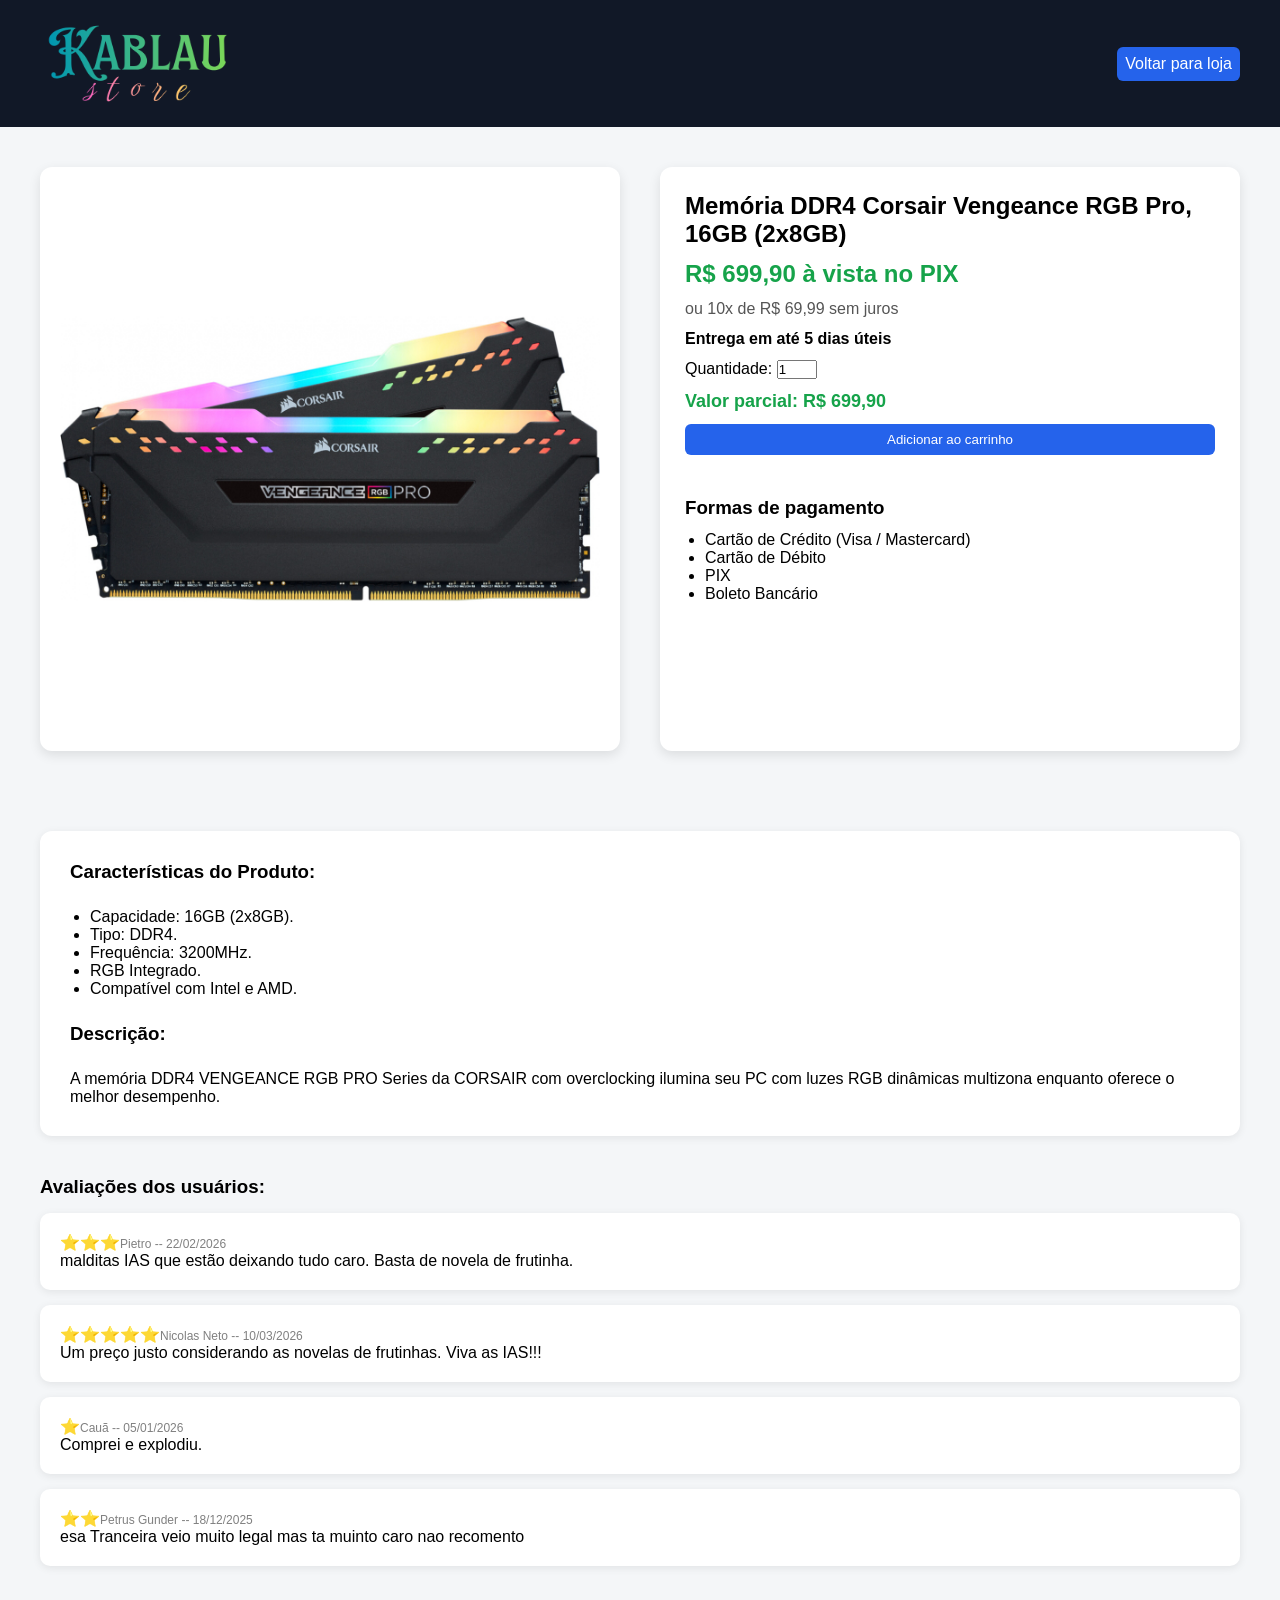
<file: produto.html>
<!DOCTYPE html>
<html lang="pt-br">
<head>
    <meta charset="UTF-8">
    <meta name="viewport" content="width=device-width, initial-scale=1.0">
    <title>Produto - Kablau</title>
    <link rel="stylesheet" href="style.css">
</head>

<body>
<div id="navbar">
    <a href="index.php"><img id="logo" src="Img/kablau.png" alt="logo da loja kablau"></a>
    <a href="index.php" class="btn_comprar">Voltar para loja</a>
</div>

<div class="produto_page">

    <div class="produto_imagem">
        <img id="imagem_produto" src="" alt="">
    </div>

    <div class="produto_compra">

        <h2 id="nome_produto"></h2>

        <p id="preco_avista" class="preco_avista"></p>
        <p id="preco_parcelado" class="preco_parcelado"></p>

        <p class="prazo">Entrega em até 5 dias úteis</p>
        <span>
            <label>Quantidade:</label>
            <input type="number" value="1" min="1" id="quantidade" class="quantidade">
        </span>

        <p id="valor_parcial" class="valor_parcial"></p>

        <button type="button" id="btn_adicionar_carrinho" class="btn_comprar">Adicionar ao carrinho</button>
        <p id="mensagem_carrinho" class="mensagem_status"></p>

        <h3>Formas de pagamento</h3>
        <ul class="pagamentos">
            <li>Cartão de Crédito (Visa / Mastercard)</li>
            <li>Cartão de Débito</li>
            <li>PIX</li>
            <li>Boleto Bancário</li>
        </ul>

    </div>

</div>

<div class="produto_detalhes">

    <h3>Características do Produto:</h3>

    <ul id="lista_caracteristicas" class="caracteristicas">
    </ul>

    <h3>Descrição:</h3>

    <p id="descricao_produto">
    </p>

</div>

<div class="avaliacoes">

    <h3>Avaliações dos usuários:</h3>

    <div id="lista_avaliacoes">
    </div>

</div>

<script src="js/produtos.js"></script>
<script src="js/carrinho-utils.js"></script>
<script src="js/produto.js"></script>
</body>
</html>
</file>
<file: style.css>
* {
    margin: 0;
    padding: 0;
    box-sizing: border-box;
    font-family: Arial, Helvetica, sans-serif;
}

body {
    background-color: #f4f6f8;
}

#navbar {
    background-color: #111827;
    color: white;
    display: flex;
    align-items: center;
    justify-content: space-between;
    padding: 15px 40px;
}

#logo {
    width: 200px;
}

#barra_pesquisa {
    position: relative;
}

#barra_pesquisa input {
    width: 480px;
    padding: 8px 12px;
    border-radius: 6px;
    border: none;
    outline: none;
}

.lista_sugestoes {
    display: none;
    position: absolute;
    top: calc(100% + 6px);
    left: 0;
    width: 480px;
    background: white;
    border-radius: 6px;
    max-height: 260px;
    overflow-y: auto;
    box-shadow: 0 4px 12px rgba(0,0,0,0.2);
    list-style: none;
    z-index: 100;
}

.item_sugestao {
    padding: 10px 12px;
    cursor: pointer;
    color: #111827;
    font-size: 14px;
    border-bottom: 1px solid #eee;
}

.item_sugestao:last-child {
    border-bottom: none;
}

.item_sugestao:hover,
.item_sugestao.ativo {
    background-color: #f0f4ff;
}

.item_sugestao strong {
    color: #2563eb;
}

table {
    width: 100%;
    background-color: #1f2937;
    color: white;
    text-align: center;
    padding: 10px 0;
}

td {
    padding: 10px;
    cursor: pointer;
    transition: 0.3s;
    width: 200px;
}

td:hover {
    background-color: #374151;
    transform: scale(1.05);
    border-radius: 5px;
}

.categoria_ativa {
    background-color: #2563eb;
    border-radius: 5px;
}

.loja {
    padding: 40px;
    display: grid;
    grid-template-columns: repeat(auto-fill, minmax(250px, 1fr));
    gap: 25px;
}

.produto {  
    background: white;
    border-radius: 12px;
    padding: 15px;
    box-shadow: 0 4px 12px rgba(0,0,0,0.08);
    transition: 0.3s;
    display: flex;
    flex-direction: column;
    height: 100%;
}

.Img_produto {
    width: 100%;
    height: 200px;
    object-fit: contain;
    margin-bottom: 15px;
}

.info_produto {
    flex-grow: 1;
}

.btn_comprar{
    background-color: #2563eb;
    color: white;
    text-align: center;
    padding: 8px;
    border-radius: 6px;
    border: hidden;
    cursor: pointer;
    transition: 0.3s;
    text-decoration: none;
}

.btn_comprar{
    background-color: #2563eb;
    color: white;
    text-align: center;
    padding: 8px;
    border-radius: 6px;
    border: hidden;
    cursor: pointer;
    transition: 0.3s;
}

.btn_comprar:hover {
    background-color: #1d4ed8;
}

.Nome_produto {
    font-size: 14px;
    margin-bottom: 10px;
    min-height: 40px;
}

.Preco {
    font-size: 18px;
    font-weight: bold;
    color: #16a34a;
    margin-bottom: 5px;
}

.produto::after:hover {
    background-color: #1d4ed8;
}

.login_container {
    height: 22vw;
    display: flex;
    justify-content: center;
    align-items: center;
}

.login_card {
    background: white;
    padding: 40px;
    border-radius: 12px;
    width: 350px;
    display: flex;
    flex-direction: column;
    gap: 15px;
    box-shadow: 0 4px 12px rgba(0,0,0,0.1);
}

.login_card h2 {
    text-align: center;
    margin-bottom: 10px;
}

.login_card input {
    padding: 10px;
    border-radius: 6px;
    border: 1px solid #ccc;
    outline: none;
}

.login_card input:focus {
    border-color: #2563eb;
}

.alerta {
    display: none;
    background-color: #fee2e2;
    color: #b91c1c;
    border: 1px solid #fca5a5;
    padding: 10px 12px;
    border-radius: 6px;
    font-size: 13px;
    text-align: center;
}

.alerta_sucesso {
    background-color: #dcfce7;
    color: #16a34a;
    border: 1px solid #86efac;
}

.alerta_visivel {
    display: block;
}

#cadastro{
    height: 42vw;
}

.produto_page {
    display: grid;
    grid-template-columns: 1fr 1fr;
    gap: 40px;
    padding: 40px;
}

.produto_imagem img {
    width: 100%;
    height: 100%;
    background: white;
    padding: 20px;
    border-radius: 12px;
    box-shadow: 0 4px 12px rgba(0,0,0,0.1);
}

.produto_compra {
    background: white;
    padding: 25px;
    border-radius: 12px;
    display: flex;
    flex-direction: column;
    gap: 12px;
    box-shadow: 0 4px 12px rgba(0,0,0,0.1);
}

.preco_avista {
    font-size: 24px;
    font-weight: bold;
    color: #16a34a;
}

.preco_parcelado {
    color: #555;
}

.prazo {
    font-weight: bold;
}

.quantidade{
    width: 40px;
}

.valor_parcial {
    font-size: 18px;
    font-weight: bold;
    color: #16a34a;
}

.pagamentos {
    margin-left: 20px;
}

.produto_detalhes {
    background: white;
    margin: 40px;
    padding: 30px;
    border-radius: 12px;
    display: grid;
    grid-template-columns: auto;
    display: grid;
    gap: 25px;
    box-shadow: 0 2px 8px rgba(0,0,0,0.08);
}

.caracteristicas {
    margin-left: 20px;
}

.avaliacoes {
    margin: 40px;
}

.avaliacao {
    background: white;
    padding: 20px;
    margin-top: 15px;
    border-radius: 10px;
    box-shadow: 0 2px 8px rgba(0,0,0,0.08);
}

.avaliacao span {
    font-size: 12px;
    color: gray;
}

.carrinho_container {
    padding: 40px;
    max-width: 1000px;
    margin: auto;
}

.item_carrinho {
    background: white;
    display: flex;
    align-items: center;
    gap: 20px;
    padding: 20px;
    margin-top: 20px;
    border-radius: 12px;
    box-shadow: 0 2px 8px rgba(0,0,0,0.08);
}

.img_carrinho {
    width: 120px;
    height: 120px;
    object-fit: contain;
}

.info_carrinho {
    flex-grow: 1;
}

.preco_total_item {
    color: #16a34a;
    font-weight: bold;
}

.frete_box {
    background: white;
    margin-top: 30px;
    padding: 20px;
    border-radius: 12px;
    box-shadow: 0 2px 8px rgba(0,0,0,0.08);
}

.frete_box input {
    padding: 8px;
    margin-top: 10px;
    margin-bottom: 10px;
    border-radius: 6px;
    border: 1px solid #ccc;
}

.frete_box #btn_aplicar_cupom {
    margin-left: 10px;
    padding: 8px 16px;
}

.mensagem_status {
    font-size: 13px;
    min-height: 18px;
}

.mensagem_sucesso {
    color: #16a34a;
}

.mensagem_erro {
    color: #b91c1c;
}

.linha_desconto b {
    color: #b91c1c;
}

.info_carrinho label {
    display: block;
    margin: 8px 0;
}

.info_carrinho .quantidade_carrinho {
    width: 60px;
    padding: 6px;
    border-radius: 6px;
    border: 1px solid #ccc;
    margin-left: 6px;
}

.resumo_compra {
    background: white;
    margin-top: 30px;
    padding: 25px;
    border-radius: 12px;
    box-shadow: 0 2px 8px rgba(0,0,0,0.08);
    text-align: right;
}

.total_final {
    margin-top: 15px;
    color: #2563eb;
}
</file>
